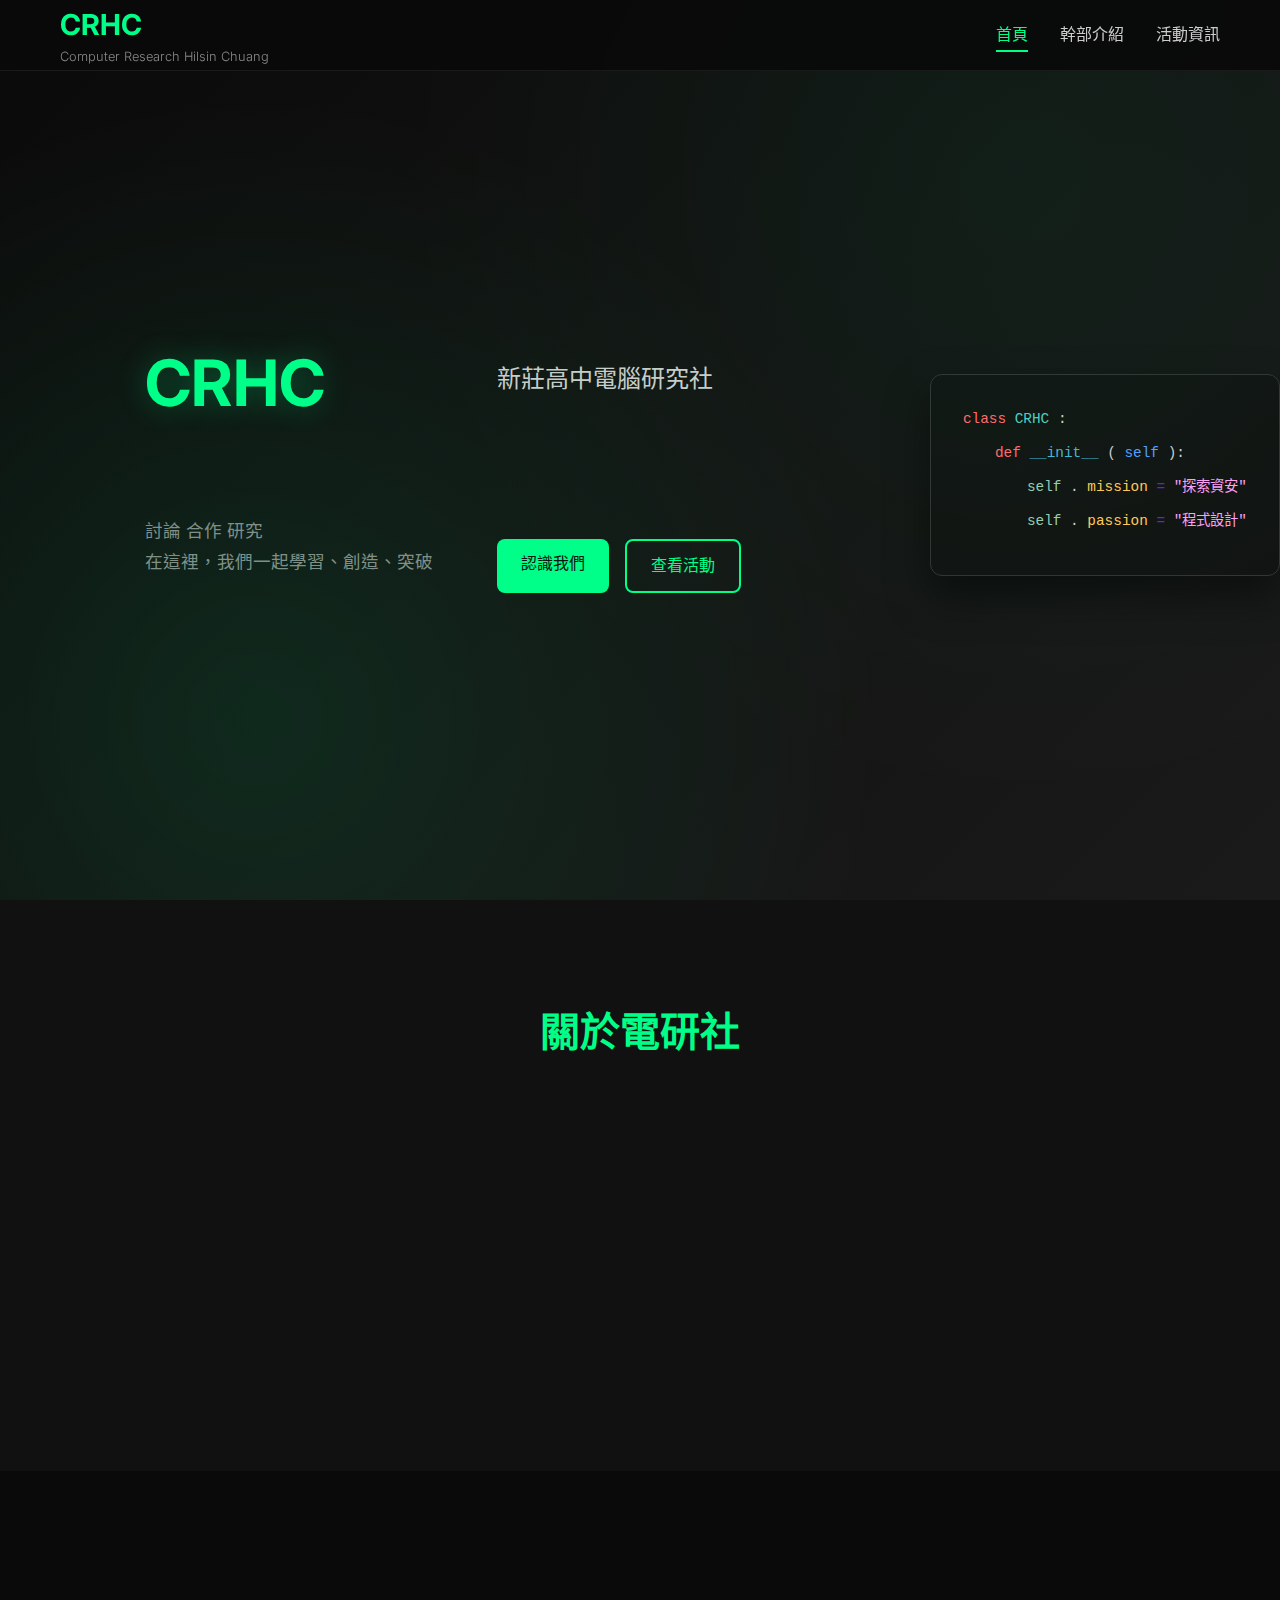
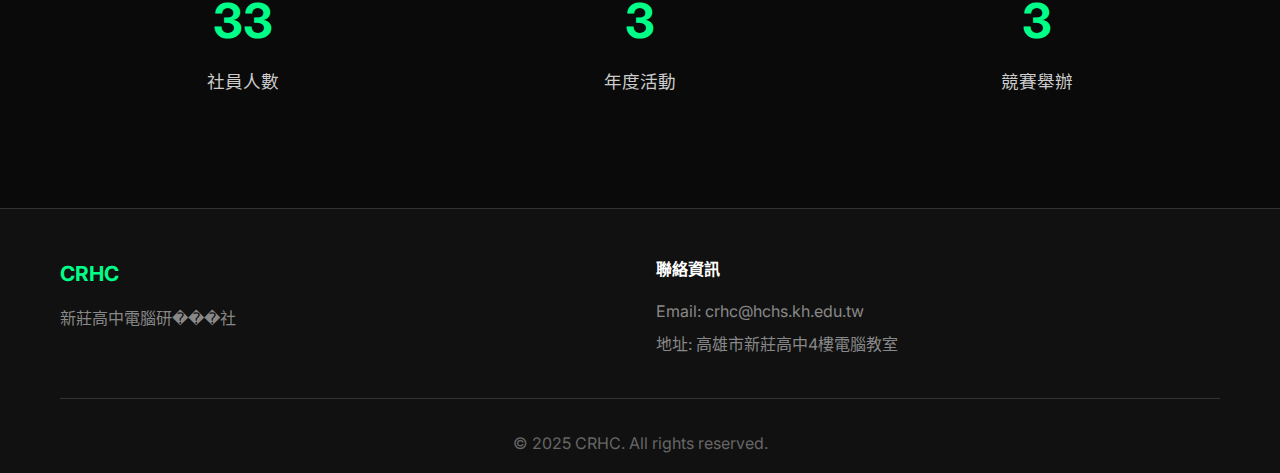
<file: index.html>
<!DOCTYPE html>
<html lang="zh-TW">
<head>
    <meta charset="UTF-8">
    <meta name="viewport" content="width=device-width, initial-scale=1.0">
    <title>CRHC - 新莊高中電研社</title>
    <link rel="stylesheet" href="styles/main.css">
    <link href="https://fonts.googleapis.com/css2?family=Inter:wght@300;400;500;600;700&display=swap" rel="stylesheet">
</head>
<body>
    <nav class="navbar">
        <div class="nav-container">
            <div class="nav-logo">
                <h1>CRHC</h1>
                <span>Computer Research Hilsin Chuang</span>
            </div>
            <ul class="nav-menu">
                <li><a href="index.html" class="active">首頁</a></li>
                <li><a href="members.html">幹部介紹</a></li>
                <li><a href="activities.html">活動資訊</a></li>
            </ul>
        </div>
    </nav>

    <main>
        <section class="hero">
            <div class="hero-content">
                <h1 class="hero-title">CRHC</h1>
                <h2 class="hero-subtitle">新莊高中電腦研究社</h2>
                <p class="hero-description">
                    討論 合作 研究<br>
                    在這裡，我們一起學習、創造、突破
                </p>
                <div class="hero-buttons">
                    <a href="members.html" class="btn btn-primary">認識我們</a>
                    <a href="activities.html" class="btn btn-secondary">查看活動</a>
                </div>
            </div>
            <div class="hero-visual">
                <div class="code-animation">
                    <div class="code-line">
                        <span class="keyword">class</span> 
                        <span class="class-name">CRHC</span>
                        <span class="punctuation">:</span>
                    </div>
                    <div class="code-line indent">
                        <span class="keyword">def</span> 
                        <span class="function">__init__</span>
                        <span class="punctuation">(</span>
                        <span class="parameter">self</span>
                        <span class="punctuation">):</span>
                    </div>
                    <div class="code-line indent-2">
                        <span class="variable">self</span>
                        <span class="punctuation">.</span>
                        <span class="property">mission</span> 
                        <span class="operator">=</span> 
                        <span class="string">"探索資安"</span>
                    </div>
                    <div class="code-line indent-2">
                        <span class="variable">self</span>
                        <span class="punctuation">.</span>
                        <span class="property">passion</span> 
                        <span class="operator">=</span> 
                        <span class="string">"程式設計"</span>
                    </div>
                </div>
            </div>
        </section>

        <section class="about">
            <div class="container">
                <h2>關於電研社</h2>
                <div class="about-grid">
                    <div class="about-card">
                        <div class="card-icon">💻</div>
                        <h3>資安學習</h3>
                        <p>從基礎進攻開始,我們提供完整的練習環境</p>
                    </div>
                    <div class="about-card">
                        <div class="card-icon">🚀</div>
                        <h3>開發時做</h3>
                        <p>透過實際遊戲&discord bot開發，累積寶貴的經驗</p>
                    </div>
                    <div class="about-card">
                        <div class="card-icon">🤝</div>
                        <h3>團隊合作</h3>
                        <p>與志同道合的夥伴一起學習成長，建立深厚友誼</p>
                    </div>
                </div>
            </div>
        </section>

        <section class="stats">
            <div class="container">
                <div class="stats-grid">
                    <div class="stat-item">
                        <div class="stat-number">33</div>
                        <div class="stat-label">社員人數</div>
                    </div>
                    <div class="stat-item">
                        <div class="stat-number">3</div>
                        <div class="stat-label">年度活動</div>
                    </div>
                    <div class="stat-item">
                        <div class="stat-number">3</div>
                        <div class="stat-label">競賽舉辦</div>
                    </div>
                </div>
            </div>
        </section>
    </main>

    <footer class="footer">
        <div class="container">
            <div class="footer-content">
                <div class="footer-section">
                    <h3>CRHC</h3>
                    <p>新莊高中電腦研���社</p>
                </div>
                <div class="footer-section">
                    <h4>聯絡資訊</h4>
                    <p>Email: crhc@hchs.kh.edu.tw</p>
                    <p>地址: 高雄市新莊高中4樓電腦教室</p>
                </div>
            </div>
            <div class="footer-bottom">
                <p>&copy; 2025 CRHC. All rights reserved.</p>
            </div>
        </div>
    </footer>

    <script src="scripts/main.js"></script>
</body>
</html>
</file>
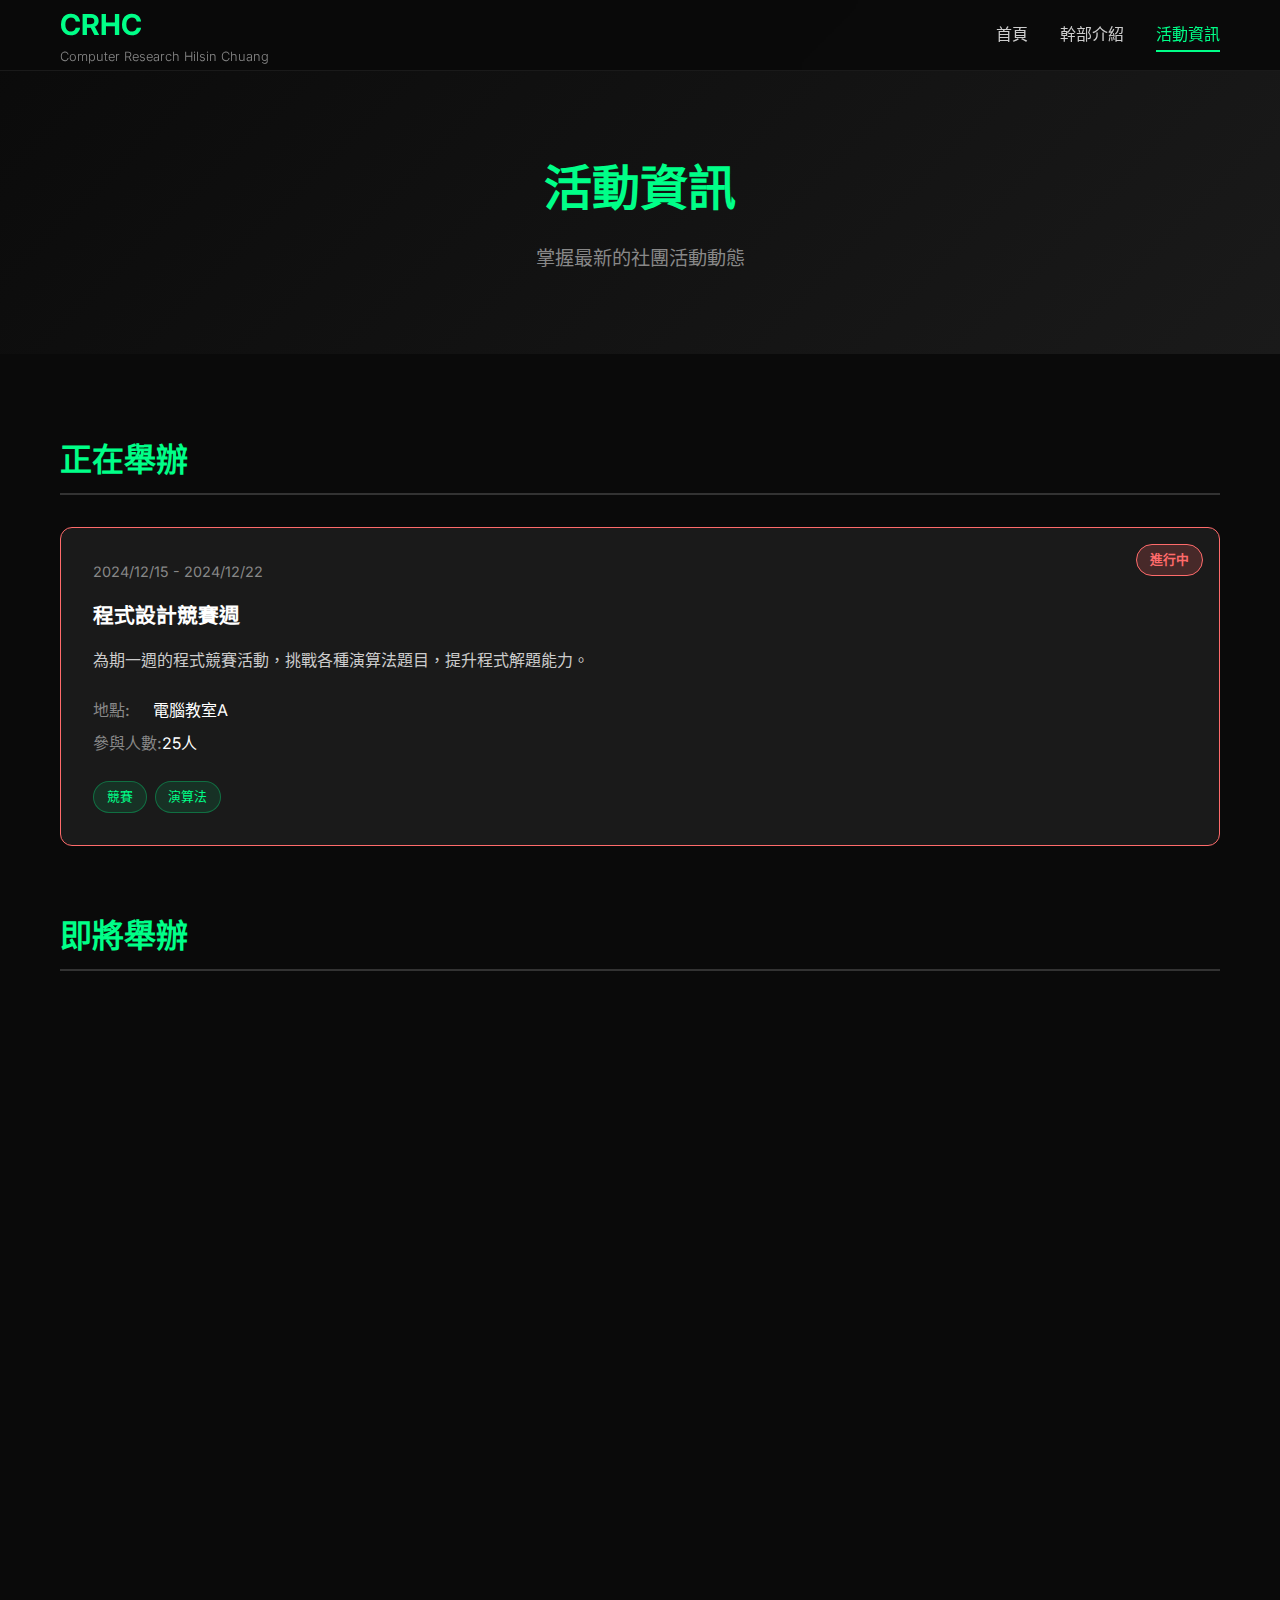
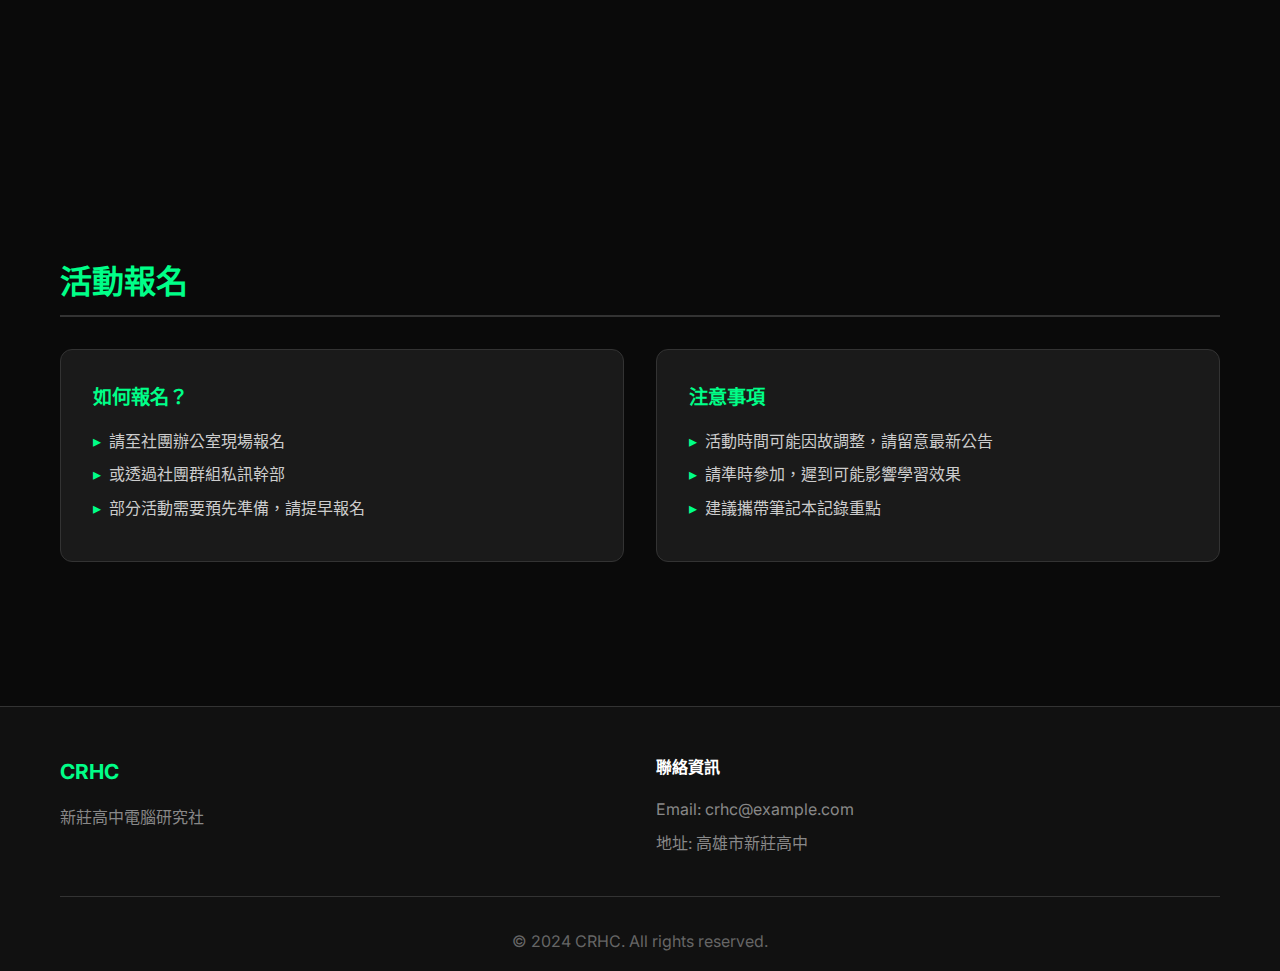
<file: activities.html>
<!DOCTYPE html>
<html lang="zh-TW">
<head>
    <meta charset="UTF-8">
    <meta name="viewport" content="width=device-width, initial-scale=1.0">
    <title>活動資訊 - CRHC</title>
    <link rel="stylesheet" href="styles/main.css">
    <link href="https://fonts.googleapis.com/css2?family=Inter:wght@300;400;500;600;700&display=swap" rel="stylesheet">
</head>
<body>
    <nav class="navbar">
        <div class="nav-container">
            <div class="nav-logo">
                <h1>CRHC</h1>
                <span>Computer Research Hilsin Chuang</span>
            </div>
            <ul class="nav-menu">
                <li><a href="index.html">首頁</a></li>
                <li><a href="members.html">幹部介紹</a></li>
                <li><a href="activities.html" class="active">活動資訊</a></li>
            </ul>
        </div>
    </nav>

    <main>
        <section class="page-header">
            <div class="container">
                <h1>活動資訊</h1>
                <p>掌握最新的社團活動動態</p>
            </div>
        </section>

        <section class="activities">
            <div class="container">
                <div class="activities-section">
                    <h2>正在舉辦</h2>
                    <div class="activities-grid">
                        <div class="activity-card ongoing">
                            <div class="activity-status">進行中</div>
                            <div class="activity-date">2024/12/15 - 2024/12/22</div>
                            <h3>程式設計競賽週</h3>
                            <p>為期一週的程式競賽活動，挑戰各種演算法題目，提升程式解題能力。</p>
                            <div class="activity-details">
                                <div class="detail-item">
                                    <span class="detail-label">地點:</span>
                                    <span>電腦教室A</span>
                                </div>
                                <div class="detail-item">
                                    <span class="detail-label">參與人數:</span>
                                    <span>25人</span>
                                </div>
                            </div>
                            <div class="activity-tags">
                                <span class="tag">競賽</span>
                                <span class="tag">演算法</span>
                            </div>
                        </div>
                    </div>
                </div>

                <div class="activities-section">
                    <h2>即將舉辦</h2>
                    <div class="activities-grid">
                        <div class="activity-card upcoming">
                            <div class="activity-status">即將開始</div>
                            <div class="activity-date">2024/12/28</div>
                            <h3>AI 機器學習工作坊</h3>
                            <p>深入淺出介紹機器學習基礎概念，並實作簡單的AI模型。適合初學者參加。</p>
                            <div class="activity-details">
                                <div class="detail-item">
                                    <span class="detail-label">時間:</span>
                                    <span>14:00 - 17:00</span>
                                </div>
                                <div class="detail-item">
                                    <span class="detail-label">地點:</span>
                                    <span>電腦教室B</span>
                                </div>
                                <div class="detail-item">
                                    <span class="detail-label">講師:</span>
                                    <span>李小華 (副社長)</span>
                                </div>
                            </div>
                            <div class="activity-tags">
                                <span class="tag">工作坊</span>
                                <span class="tag">AI</span>
                                <span class="tag">機器學習</span>
                            </div>
                        </div>

                        <div class="activity-card upcoming">
                            <div class="activity-status">即將開始</div>
                            <div class="activity-date">2025/01/05</div>
                            <h3>網頁設計實戰營</h3>
                            <p>從零開始學習現代網頁開發技術，包含HTML、CSS、JavaScript等前端技術。</p>
                            <div class="activity-details">
                                <div class="detail-item">
                                    <span class="detail-label">時間:</span>
                                    <span>09:00 - 16:00</span>
                                </div>
                                <div class="detail-item">
                                    <span class="detail-label">地點:</span>
                                    <span>多媒體教室</span>
                                </div>
                                <div class="detail-item">
                                    <span class="detail-label">講師:</span>
                                    <span>張小美 (教學長)</span>
                                </div>
                            </div>
                            <div class="activity-tags">
                                <span class="tag">實戰營</span>
                                <span class="tag">網頁設計</span>
                                <span class="tag">前端</span>
                            </div>
                        </div>

                        <div class="activity-card upcoming">
                            <div class="activity-status">即將開始</div>
                            <div class="activity-date">2025/01/12</div>
                            <h3>遊戲開發體驗日</h3>
                            <p>使用Unity引擎製作簡單的2D遊戲，體驗遊戲開發的樂趣與挑戰。</p>
                            <div class="activity-details">
                                <div class="detail-item">
                                    <span class="detail-label">時間:</span>
                                    <span>13:00 - 17:00</span>
                                </div>
                                <div class="detail-item">
                                    <span class="detail-label">地點:</span>
                                    <span>電腦教室A</span>
                                </div>
                                <div class="detail-item">
                                    <span class="detail-label">講師:</span>
                                    <span>陳小強 (活動長)</span>
                                </div>
                            </div>
                            <div class="activity-tags">
                                <span class="tag">體驗</span>
                                <span class="tag">遊戲開發</span>
                                <span class="tag">Unity</span>
                            </div>
                        </div>

                        <div class="activity-card upcoming">
                            <div class="activity-status">即將開始</div>
                            <div class="activity-date">2025/01/20</div>
                            <h3>開源專案貢獻工作坊</h3>
                            <p>學習如何參與開源專案，了解Git版本控制，並實際為開源專案做出貢獻。</p>
                            <div class="activity-details">
                                <div class="detail-item">
                                    <span class="detail-label">時間:</span>
                                    <span>14:00 - 18:00</span>
                                </div>
                                <div class="detail-item">
                                    <span class="detail-label">地點:</span>
                                    <span>電腦教室B</span>
                                </div>
                                <div class="detail-item">
                                    <span class="detail-label">講師:</span>
                                    <span>王小明 (社長)</span>
                                </div>
                            </div>
                            <div class="activity-tags">
                                <span class="tag">工作坊</span>
                                <span class="tag">開源</span>
                                <span class="tag">Git</span>
                            </div>
                        </div>
                    </div>
                </div>

                <div class="activities-section">
                    <h2>活動報名</h2>
                    <div class="registration-info">
                        <div class="info-card">
                            <h3>如何報名？</h3>
                            <ul>
                                <li>請至社團辦公室現場報名</li>
                                <li>或透過社團群組私訊幹部</li>
                                <li>部分活動需要預先準備，請提早報名</li>
                            </ul>
                        </div>
                        <div class="info-card">
                            <h3>注意事項</h3>
                            <ul>
                                <li>活動時間可能因故調整，請留意最新公告</li>
                                <li>請準時參加，遲到可能影響學習效果</li>
                                <li>建議攜帶筆記本記錄重點</li>
                            </ul>
                        </div>
                    </div>
                </div>
            </div>
        </section>
    </main>

    <footer class="footer">
        <div class="container">
            <div class="footer-content">
                <div class="footer-section">
                    <h3>CRHC</h3>
                    <p>新莊高中電腦研究社</p>
                </div>
                <div class="footer-section">
                    <h4>聯絡資訊</h4>
                    <p>Email: crhc@example.com</p>
                    <p>地址: 高雄市新莊高中</p>
                </div>
            </div>
            <div class="footer-bottom">
                <p>&copy; 2024 CRHC. All rights reserved.</p>
            </div>
        </div>
    </footer>

    <script src="scripts/main.js"></script>
</body>
</html>
</file>
<file: styles/main.css>
/* Reset and Base Styles */
* {
  margin: 0;
  padding: 0;
  box-sizing: border-box;
}

body {
  font-family: "Inter", -apple-system, BlinkMacSystemFont, "Segoe UI", Roboto, sans-serif;
  background-color: #0a0a0a;
  color: #ffffff;
  line-height: 1.6;
  overflow-x: hidden;
}

.container {
  max-width: 1200px;
  margin: 0 auto;
  padding: 0 20px;
}

/* Navigation */
.navbar {
  background: rgba(10, 10, 10, 0.95);
  backdrop-filter: blur(10px);
  border-bottom: 1px solid #1a1a1a;
  position: fixed;
  top: 0;
  width: 100%;
  z-index: 1000;
}

.nav-container {
  max-width: 1200px;
  margin: 0 auto;
  padding: 0 20px;
  display: flex;
  justify-content: space-between;
  align-items: center;
  height: 70px;
}

.nav-logo h1 {
  font-size: 1.8rem;
  font-weight: 700;
  color: #00ff88;
  margin-bottom: -5px;
}

.nav-logo span {
  font-size: 0.8rem;
  color: #888;
  font-weight: 300;
}

.nav-menu {
  display: flex;
  list-style: none;
  gap: 2rem;
}

.nav-menu a {
  color: #ccc;
  text-decoration: none;
  font-weight: 500;
  transition: color 0.3s ease;
  position: relative;
}

.nav-menu a:hover,
.nav-menu a.active {
  color: #00ff88;
}

.nav-menu a.active::after {
  content: "";
  position: absolute;
  bottom: -8px;
  left: 0;
  width: 100%;
  height: 2px;
  background: #00ff88;
}

/* Hero Section */
.hero {
  min-height: 100vh;
  display: flex;
  align-items: center;
  padding: 100px 0 50px;
  background: linear-gradient(135deg, #0a0a0a 0%, #1a1a1a 100%);
  position: relative;
  overflow: hidden;
}

.hero::before {
  content: "";
  position: absolute;
  top: 0;
  left: 0;
  right: 0;
  bottom: 0;
  background: radial-gradient(circle at 20% 80%, rgba(0, 255, 136, 0.1) 0%, transparent 50%),
    radial-gradient(circle at 80% 20%, rgba(0, 255, 136, 0.05) 0%, transparent 50%);
  pointer-events: none;
}

.hero-content {
  max-width: 1200px;
  margin: 0 auto;
  padding: 0 20px;
  display: grid;
  grid-template-columns: 1fr 1fr;
  gap: 4rem;
  align-items: center;
}

.hero-title {
  font-size: 4rem;
  font-weight: 700;
  color: #00ff88;
  margin-bottom: 1rem;
  text-shadow: 0 0 30px rgba(0, 255, 136, 0.3);
}

.hero-subtitle {
  font-size: 1.5rem;
  color: #ccc;
  margin-bottom: 1.5rem;
  font-weight: 300;
}

.hero-description {
  font-size: 1.1rem;
  color: #888;
  margin-bottom: 2.5rem;
  line-height: 1.8;
}

.hero-buttons {
  display: flex;
  gap: 1rem;
}

.btn {
  padding: 12px 24px;
  border-radius: 8px;
  text-decoration: none;
  font-weight: 500;
  transition: all 0.3s ease;
  border: none;
  cursor: pointer;
  display: inline-block;
}

.btn-primary {
  background: #00ff88;
  color: #0a0a0a;
}

.btn-primary:hover {
  background: #00cc6a;
  transform: translateY(-2px);
  box-shadow: 0 10px 25px rgba(0, 255, 136, 0.3);
}

.btn-secondary {
  background: transparent;
  color: #00ff88;
  border: 2px solid #00ff88;
}

.btn-secondary:hover {
  background: #00ff88;
  color: #0a0a0a;
  transform: translateY(-2px);
}

/* Code Animation */
.hero-visual {
  display: flex;
  justify-content: center;
  align-items: center;
}

.code-animation {
  background: #111;
  border: 1px solid #333;
  border-radius: 12px;
  padding: 2rem;
  font-family: "Courier New", monospace;
  font-size: 0.9rem;
  line-height: 1.8;
  box-shadow: 0 20px 40px rgba(0, 0, 0, 0.5);
}

.code-line {
  margin-bottom: 0.5rem;
}

.indent {
  padding-left: 2rem;
}
.indent-2 {
  padding-left: 4rem;
}

.keyword {
  color: #ff6b6b;
}
.class-name {
  color: #4ecdc4;
}
.function {
  color: #45b7d1;
}
.variable {
  color: #96ceb4;
}
.property {
  color: #feca57;
}
.string {
  color: #ff9ff3;
}
.punctuation {
  color: #ccc;
}
.parameter {
  color: #54a0ff;
}
.operator {
  color: #5f27cd;
}

/* About Section */
.about {
  padding: 100px 0;
  background: #111;
}

.about h2 {
  text-align: center;
  font-size: 2.5rem;
  margin-bottom: 3rem;
  color: #00ff88;
}

.about-grid {
  display: grid;
  grid-template-columns: repeat(auto-fit, minmax(300px, 1fr));
  gap: 2rem;
}

.about-card {
  background: #1a1a1a;
  padding: 2rem;
  border-radius: 12px;
  text-align: center;
  border: 1px solid #333;
  transition: transform 0.3s ease, border-color 0.3s ease;
}

.about-card:hover {
  transform: translateY(-5px);
  border-color: #00ff88;
}

.card-icon {
  font-size: 3rem;
  margin-bottom: 1rem;
}

.about-card h3 {
  font-size: 1.3rem;
  margin-bottom: 1rem;
  color: #00ff88;
}

.about-card p {
  color: #ccc;
  line-height: 1.6;
}

/* Stats Section */
.stats {
  padding: 80px 0;
  background: #0a0a0a;
}

.stats-grid {
  display: grid;
  grid-template-columns: repeat(auto-fit, minmax(200px, 1fr));
  gap: 2rem;
}

.stat-item {
  text-align: center;
  padding: 2rem;
}

.stat-number {
  font-size: 3rem;
  font-weight: 700;
  color: #00ff88;
  margin-bottom: 0.5rem;
}

.stat-label {
  font-size: 1.1rem;
  color: #ccc;
}

/* Page Header */
.page-header {
  padding: 150px 0 80px;
  background: linear-gradient(135deg, #0a0a0a 0%, #1a1a1a 100%);
  text-align: center;
}

.page-header h1 {
  font-size: 3rem;
  color: #00ff88;
  margin-bottom: 1rem;
}

.page-header p {
  font-size: 1.2rem;
  color: #888;
}

/* Members Section */
.members {
  padding: 80px 0;
  background: #111;
}

.members-grid {
  display: grid;
  grid-template-columns: repeat(auto-fit, minmax(350px, 1fr));
  gap: 2rem;
}

.member-card {
  background: #1a1a1a;
  border-radius: 12px;
  padding: 2rem;
  border: 1px solid #333;
  transition: transform 0.3s ease, border-color 0.3s ease;
}

.member-card:hover {
  transform: translateY(-5px);
  border-color: #00ff88;
}

.member-avatar {
  text-align: center;
  margin-bottom: 1.5rem;
}

.member-avatar img {
  width: 120px;
  height: 120px;
  border-radius: 50%;
  border: 3px solid #00ff88;
  object-fit: cover;
}

.member-info h3 {
  font-size: 1.4rem;
  color: #fff;
  margin-bottom: 0.5rem;
  text-align: center;
}

.member-role {
  text-align: center;
  color: #00ff88;
  font-weight: 600;
  margin-bottom: 1rem;
  font-size: 1.1rem;
}

.member-bio {
  color: #ccc;
  line-height: 1.6;
  margin-bottom: 1.5rem;
}

.member-skills {
  display: flex;
  flex-wrap: wrap;
  gap: 0.5rem;
  justify-content: center;
}

.skill-tag {
  background: rgba(0, 255, 136, 0.1);
  color: #00ff88;
  padding: 0.3rem 0.8rem;
  border-radius: 20px;
  font-size: 0.8rem;
  border: 1px solid rgba(0, 255, 136, 0.3);
}

/* Activities Section */
.activities {
  padding: 80px 0;
  background: #0a0a0a;
}

.activities-section {
  margin-bottom: 4rem;
}

.activities-section h2 {
  font-size: 2rem;
  color: #00ff88;
  margin-bottom: 2rem;
  border-bottom: 2px solid #333;
  padding-bottom: 0.5rem;
}

.activities-grid {
  display: grid;
  grid-template-columns: repeat(auto-fit, minmax(350px, 1fr));
  gap: 2rem;
}

.activity-card {
  background: #1a1a1a;
  border-radius: 12px;
  padding: 2rem;
  border: 1px solid #333;
  position: relative;
  transition: transform 0.3s ease, border-color 0.3s ease;
}

.activity-card:hover {
  transform: translateY(-5px);
  border-color: #00ff88;
}

.activity-card.ongoing {
  border-color: #ff6b6b;
}

.activity-card.upcoming {
  border-color: #4ecdc4;
}

.activity-status {
  position: absolute;
  top: 1rem;
  right: 1rem;
  padding: 0.3rem 0.8rem;
  border-radius: 20px;
  font-size: 0.8rem;
  font-weight: 600;
}

.ongoing .activity-status {
  background: rgba(255, 107, 107, 0.2);
  color: #ff6b6b;
  border: 1px solid #ff6b6b;
}

.upcoming .activity-status {
  background: rgba(78, 205, 196, 0.2);
  color: #4ecdc4;
  border: 1px solid #4ecdc4;
}

.activity-date {
  color: #888;
  font-size: 0.9rem;
  margin-bottom: 1rem;
}

.activity-card h3 {
  font-size: 1.3rem;
  color: #fff;
  margin-bottom: 1rem;
}

.activity-card p {
  color: #ccc;
  line-height: 1.6;
  margin-bottom: 1.5rem;
}

.activity-details {
  margin-bottom: 1.5rem;
}

.detail-item {
  display: flex;
  margin-bottom: 0.5rem;
}

.detail-label {
  color: #888;
  min-width: 60px;
  font-weight: 500;
}

.activity-tags {
  display: flex;
  flex-wrap: wrap;
  gap: 0.5rem;
}

.tag {
  background: rgba(0, 255, 136, 0.1);
  color: #00ff88;
  padding: 0.3rem 0.8rem;
  border-radius: 20px;
  font-size: 0.8rem;
  border: 1px solid rgba(0, 255, 136, 0.3);
}

/* Registration Info */
.registration-info {
  display: grid;
  grid-template-columns: repeat(auto-fit, minmax(300px, 1fr));
  gap: 2rem;
  margin-top: 2rem;
}

.info-card {
  background: #1a1a1a;
  padding: 2rem;
  border-radius: 12px;
  border: 1px solid #333;
}

.info-card h3 {
  color: #00ff88;
  margin-bottom: 1rem;
  font-size: 1.2rem;
}

.info-card ul {
  list-style: none;
  padding-left: 0;
}

.info-card li {
  color: #ccc;
  margin-bottom: 0.5rem;
  padding-left: 1rem;
  position: relative;
}

.info-card li::before {
  content: "▸";
  color: #00ff88;
  position: absolute;
  left: 0;
}

/* Footer */
.footer {
  background: #111;
  border-top: 1px solid #333;
  padding: 3rem 0 1rem;
}

.footer-content {
  display: grid;
  grid-template-columns: repeat(auto-fit, minmax(250px, 1fr));
  gap: 2rem;
  margin-bottom: 2rem;
}

.footer-section h3 {
  color: #00ff88;
  margin-bottom: 1rem;
  font-size: 1.3rem;
}

.footer-section h4 {
  color: #fff;
  margin-bottom: 1rem;
}

.footer-section p {
  color: #888;
  margin-bottom: 0.5rem;
}

.footer-bottom {
  text-align: center;
  padding-top: 2rem;
  border-top: 1px solid #333;
  color: #666;
}

/* Responsive Design */
@media (max-width: 768px) {
  .nav-menu {
    gap: 1rem;
  }

  .hero-content {
    grid-template-columns: 1fr;
    text-align: center;
    gap: 2rem;
  }

  .hero-title {
    font-size: 3rem;
  }

  .hero-buttons {
    justify-content: center;
  }

  .code-animation {
    font-size: 0.8rem;
    padding: 1.5rem;
  }

  .about-grid,
  .members-grid,
  .activities-grid {
    grid-template-columns: 1fr;
  }

  .stats-grid {
    grid-template-columns: repeat(2, 1fr);
  }

  .page-header h1 {
    font-size: 2.5rem;
  }
}

@media (max-width: 480px) {
  .nav-container {
    padding: 0 15px;
  }

  .nav-menu {
    gap: 0.5rem;
  }

  .nav-menu a {
    font-size: 0.9rem;
  }

  .hero-title {
    font-size: 2.5rem;
  }

  .hero-subtitle {
    font-size: 1.2rem;
  }

  .btn {
    padding: 10px 20px;
    font-size: 0.9rem;
  }

  .stats-grid {
    grid-template-columns: 1fr;
  }

  .container {
    padding: 0 15px;
  }
}
</file>
